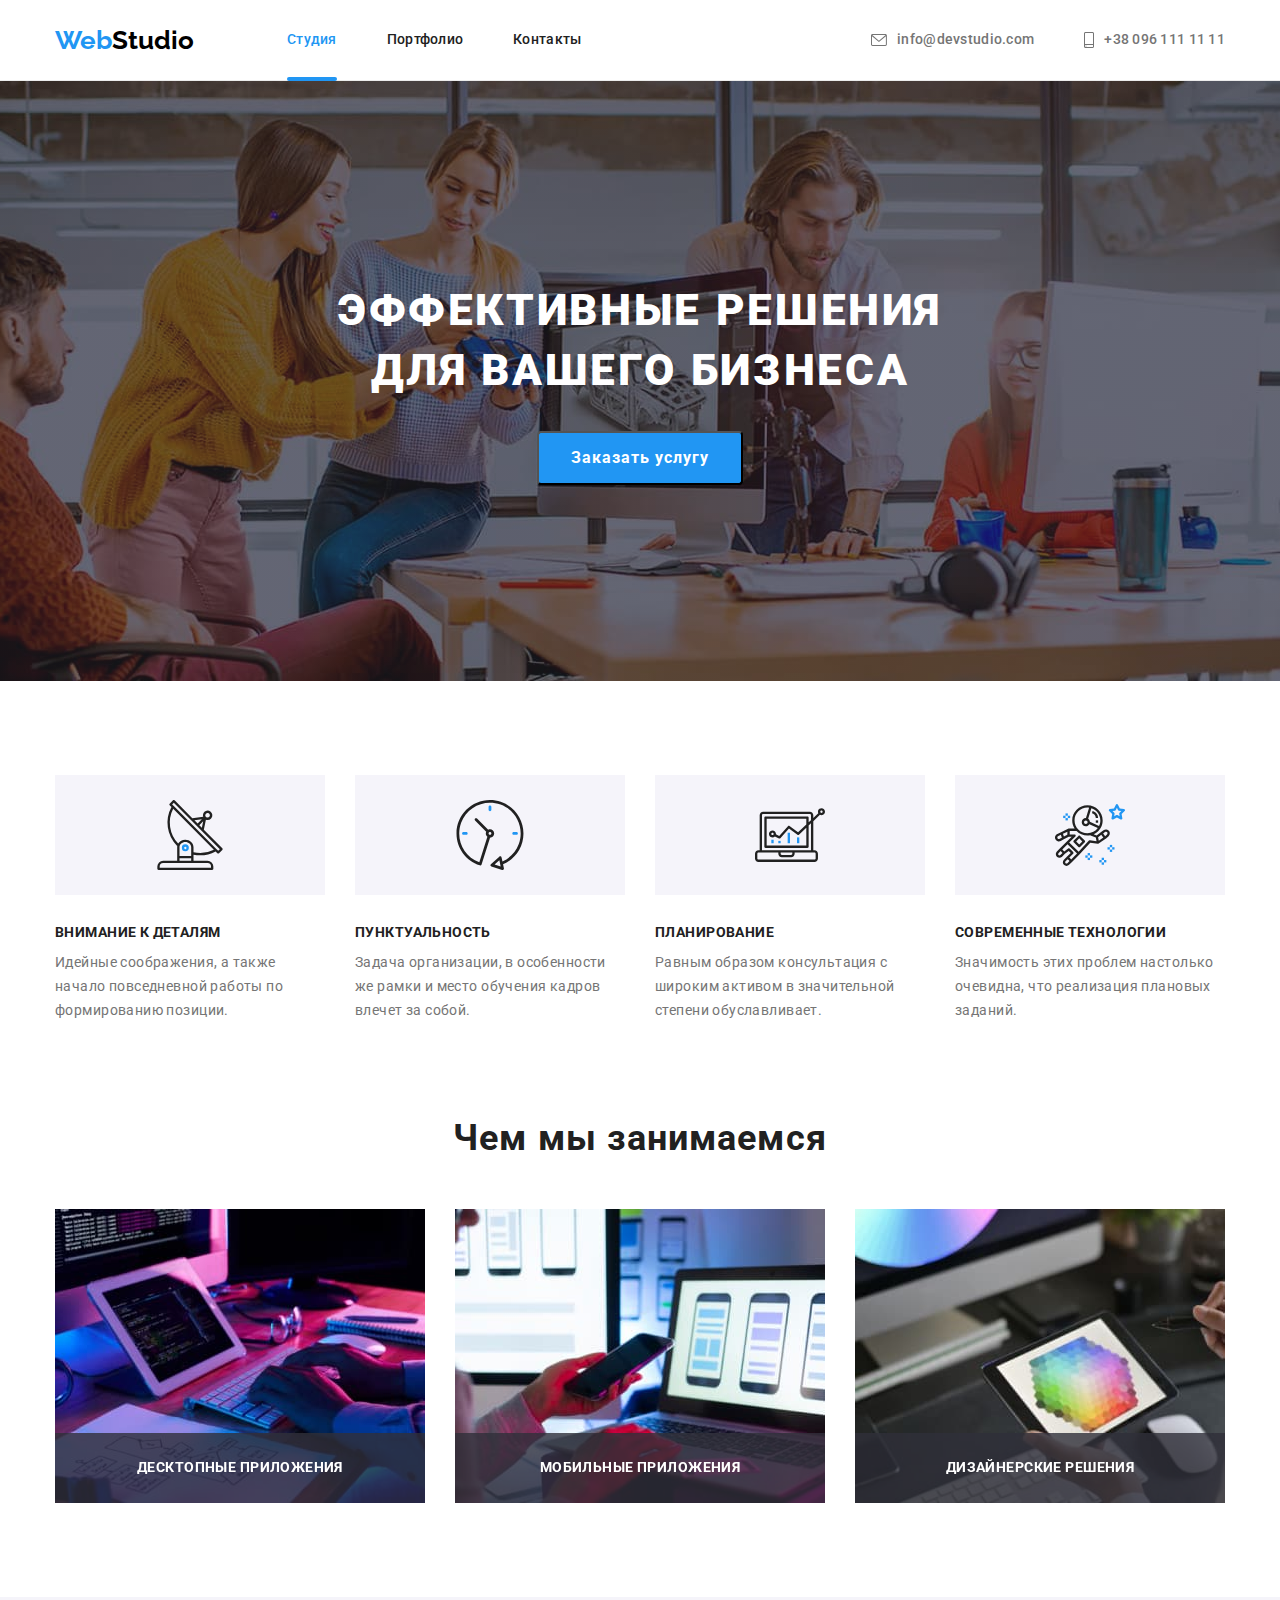
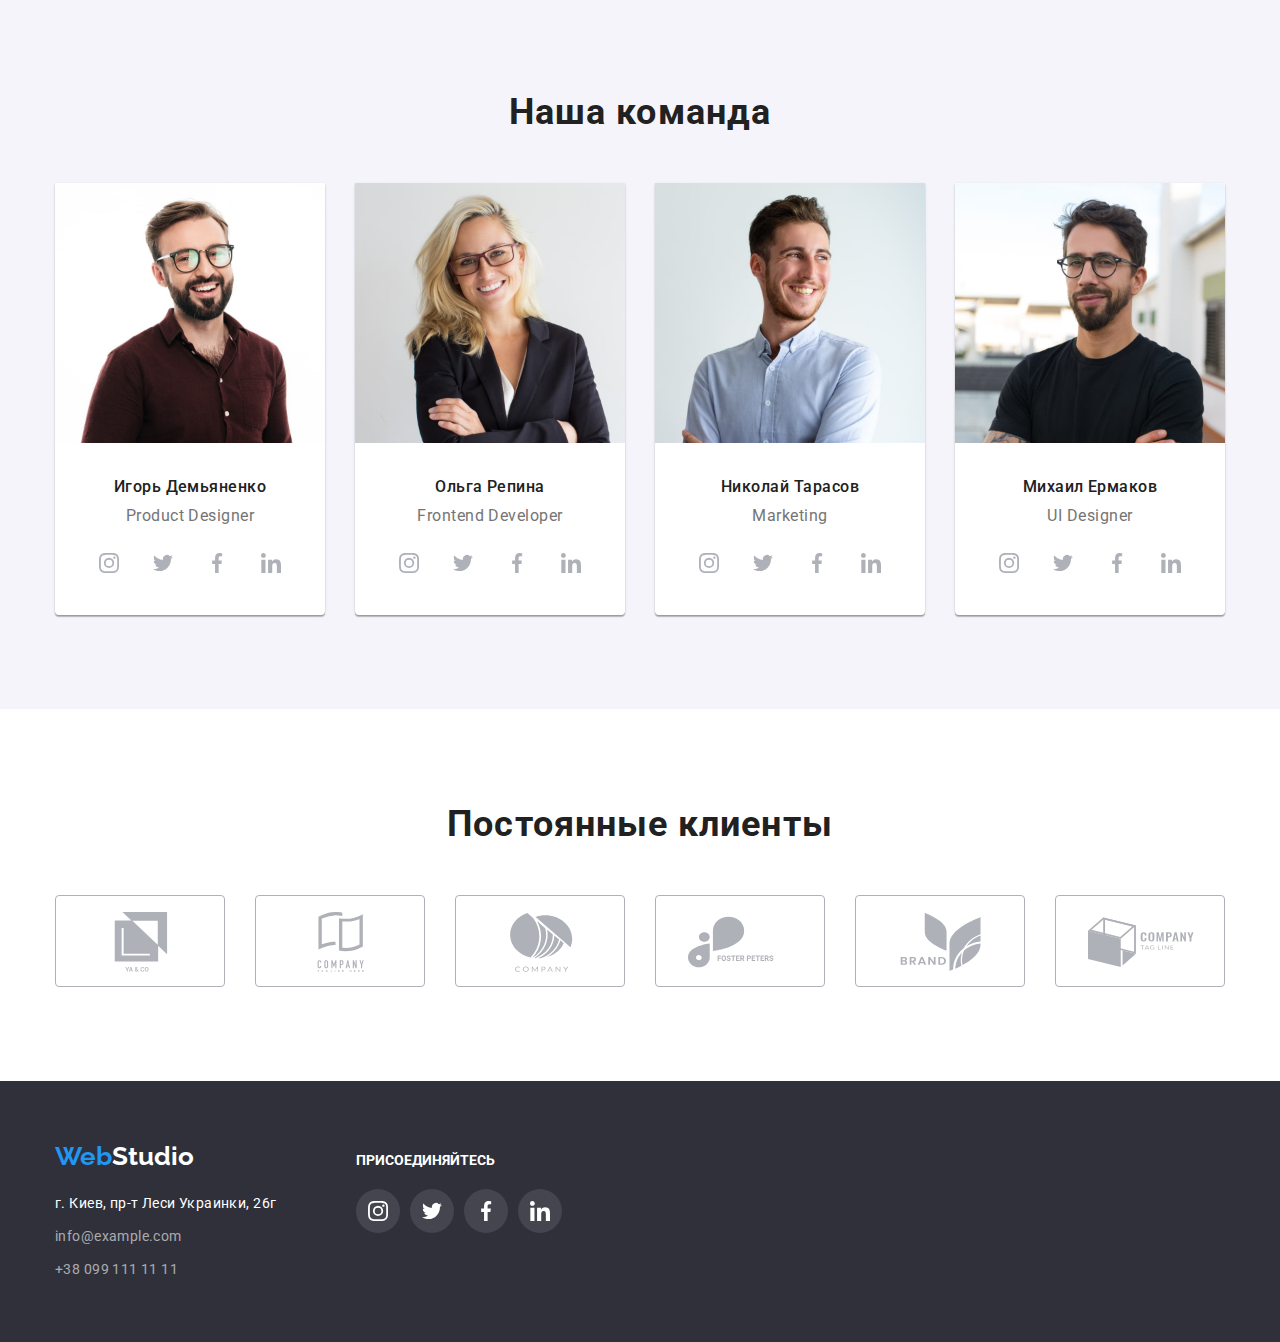
<file: index.html>
<!DOCTYPE html>
<html lang="ru">
<head>
    <meta charset="UTF-8">
    <meta http-equiv="X-UA-Compatible" content="IE=edge">
    <meta name="viewport" content="width=device-width, initial-scale=1.0">
    <title>WebStudio</title>
    <link rel="stylesheet" href="https://cdnjs.cloudflare.com/ajax/libs/modern-normalize/1.1.0/modern-normalize.min.css" integrity="sha512-wpPYUAdjBVSE4KJnH1VR1HeZfpl1ub8YT/NKx4PuQ5NmX2tKuGu6U/JRp5y+Y8XG2tV+wKQpNHVUX03MfMFn9Q==" crossorigin="anonymous" referrerpolicy="no-referrer" />
    <link href="https://fonts.googleapis.com/css2?family=Raleway:wght@700&family=Roboto:wght@400;500;700;900&display=swap" rel="stylesheet">

    <link rel="stylesheet" href="./css/styles.css">
</head>
<body>
    <!--Шапка сайта-->
    
    <header>
        <div class="container header">
        <nav>
            <a href="./index.html"><span class="logo1">Web</span><span class="logo2">Studio</span></a>
            <ul class="site-nav">
                <li class="site-nav-item">
                    <a href="./index.html" class="active-page">Студия</a>
                </li>
                <li class="site-nav-item">
                    <a href="./portfolio.html">Портфолио</a>
                </li>
                <li class="site-nav-item">
                    <a href="">Контакты</a>
                </li>
            </ul>
        </nav>
        <ul class="mailtel">
            <li class="mailtel-item" >
                <a href="mailto:info@devstudio.com" >
                    <svg class="icon-envelope" width="16" height="12">
                        <use href="./images/icons.svg#icon-envelope"></use>
                    </svg>
                    info@devstudio.com
                </a>
            </li>
            <li class="mailtel-item" >

                <a href="tel:+380961111111" >            
                    <svg class="icon-smartphone" width="10" height="16">
                        <use href="./images/icons.svg#icon-smartphone"></use>
                    </svg>
                    +38 096 111 11 11
                </a>
            </li>
        </ul>
        </div>
    </header> 
    

    <main>
        <!--Герой-->
        <section class="hero">
            <div class="hero-container">
            <h1 class="solutions">Эффективные решения <br> для вашего бизнеса</h1>
            <input type="button" value="Заказать услугу" class="button" data-modal-open>
            <div class="backdrop is-hidden" data-modal>
                <div class="modal">
                    <button class="button-close" data-modal-close>
                        <svg class="vector" width="11" height="11">
                            <use href="./images/icons.svg#vector"></use>
                        </svg>
                    </button>
                </div>
            </div>
            </div>
        </section>
        <!--Преимущества-->
        <section class="section advantage-block">
            <div class="container ">
                <h2 class="advantage-title">Преимущества</h2>
                    <ul class="advantage-list">
                        <li class="advantage-item icon-antenna">
                            <h3 class="advantage">Внимание к деталям</h3>
                            <p class="advantage-text">Идейные соображения, а также начало повседневной работы по формированию позиции.</p>
                        </li>
                        <li class="advantage-item icon-clock">
                            <h3 class="advantage">Пунктуальность</h3>
                            <p class="advantage-text">Задача организации, в особенности же рамки и место обучения кадров влечет за собой.</p>
                        </li>
                        <li class="advantage-item icon-diagram">
                            <h3 class="advantage">Планирование</h3>
                            <p class="advantage-text">Равным образом консультация с широким активом в значительной степени обуславливает.</p>
                        </li>
                        <li class="advantage-item icon-astronaut">
                            <h3 class="advantage">Современные технологии</h3>
                            <p class="advantage-text">Значимость этих проблем настолько очевидна, что реализация плановых заданий.</p>
                        </li>
                    </ul>
            </div>
        </section>

        <!--Чем мы занимаемся-->
        <section class="section">
            <div class="container ">
                <h2 class="section-title">Чем мы занимаемся</h2>
                <ul class="work-list">
                    <li class="work-item">
                        <img src="./images/box1.jpg" alt="development" width="370" class="work-item-img">
                        <p class="work-item-text"> Десктопные приложения</p>
                    </li>
                    <li class="work-item">
                        <img src="./images/box2.jpg" alt="design" width="370" class="work-item-img">
                        <p class="work-item-text"> Мобильные приложения</p>
                    </li>
                    <li class="work-item">
                        <img src="./images/box3.jpg" alt="color" width="370" class="work-item-img">
                        <p class="work-item-text"> Дизайнерские решения</p>
                    </li>
                </ul>
            </div>
        </section>

        <!--Наша команда-->

        <section class="section section-team">
            <div class="container">
                <h2 class="section-title">Наша команда</h2>
                <ul class="team-people">
                    <li class="team-people-item">
                        <img src="./images/img1.jpg" alt="Product Designer" width="270" class="img-people">
                        <h3 class="name"> Игорь Демьяненко</h3>
                        <p class="profession">Product Designer</p>
                        <ul class="social-network">
                            <li class="social-network-item">
                                <a href="" class="link-social-network" >
                                    <svg class="icon-social-network" width="20" height="20">
                                        <use href="./images/icons.svg#icon-instagram"></use>
                                    </svg>
                                </a>
                            </li>
                            <li class="social-network-item">
                                <a href=""  class="link-social-network">
                                    <svg class="icon-social-network" width="20" height="20">
                                        <use href="./images/icons.svg#icon-twitter"></use>
                                    </svg>
                                </a>
                            </li>
                            <li class="social-network-item">
                                <a href=""  class="link-social-network">
                                    <svg class="icon-social-network" width="20" height="20">
                                        <use href="./images/icons.svg#icon-facebook"></use>
                                    </svg>
                                </a>
                            </li>
                            <li class="social-network-item">
                                <a href=""  class="link-social-network" >
                                    <svg class="icon-social-network" width="20" height="20">
                                        <use href="./images/icons.svg#icon-linkedin"></use>
                                    </svg>
                                </a>
                            </li>
                        </ul>
                    </li>
                    <li class="team-people-item">
                        <img src="./images/img2.jpg" alt="Frontend Developer" width="270" class="img-people">
                        <h3 class="name">Ольга Репина</h3>
                        <p class="profession">Frontend Developer</p>
                        <ul class="social-network">
                            <li class="social-network-item">
                                <a href="" class="link-social-network" >
                                    <svg class="icon-social-network" width="20" height="20">
                                        <use href="./images/icons.svg#icon-instagram"></use>
                                    </svg>
                                </a>
                            </li>
                            <li class="social-network-item">
                                <a href=""  class="link-social-network">
                                    <svg class="icon-social-network" width="20" height="20">
                                        <use href="./images/icons.svg#icon-twitter"></use>
                                    </svg>
                                </a>
                            </li>
                            <li class="social-network-item">
                                <a href=""  class="link-social-network">
                                    <svg class="icon-social-network" width="20" height="20">
                                        <use href="./images/icons.svg#icon-facebook"></use>
                                    </svg>
                                </a>
                            </li>
                            <li class="social-network-item">
                                <a href=""  class="link-social-network" >
                                    <svg class="icon-social-network" width="20" height="20">
                                        <use href="./images/icons.svg#icon-linkedin"></use>
                                    </svg>
                                </a>
                            </li>
                        </ul>
                    </li>
                    <li class="team-people-item">
                        <img src="./images/img3.jpg" alt="Marketing" width="270" class="img-people">
                        <h3 class="name">Николай Тарасов</h3>
                        <p class="profession">Marketing</p>
                        <ul class="social-network">
                            <li class="social-network-item">
                                <a href="" class="link-social-network" >
                                    <svg class="icon-social-network" width="20" height="20">
                                        <use href="./images/icons.svg#icon-instagram"></use>
                                    </svg>
                                </a>
                            </li>
                            <li class="social-network-item">
                                <a href=""  class="link-social-network">
                                    <svg class="icon-social-network" width="20" height="20">
                                        <use href="./images/icons.svg#icon-twitter"></use>
                                    </svg>
                                </a>
                            </li>
                            <li class="social-network-item">
                                <a href=""  class="link-social-network">
                                    <svg class="icon-social-network" width="20" height="20">
                                        <use href="./images/icons.svg#icon-facebook"></use>
                                    </svg>
                                </a>
                            </li>
                            <li class="social-network-item">
                                <a href=""  class="link-social-network" >
                                    <svg class="icon-social-network" width="20" height="20">
                                        <use href="./images/icons.svg#icon-linkedin"></use>
                                    </svg>
                                </a>
                            </li>
                        </ul>
                    </li>
                    <li class="team-people-item">
                        <img src="./images/img4.jpg" alt="UI Designer" width="270" class="img-people">
                        <h3  class="name">Михаил Ермаков</h3>
                        <p class="profession"> UI Designer</p>
                        <ul class="social-network">
                            <li class="social-network-item">
                                <a href="" class="link-social-network" >
                                    <svg class="icon-social-network" width="20" height="20">
                                        <use href="./images/icons.svg#icon-instagram"></use>
                                    </svg>
                                </a>
                            </li>
                            <li class="social-network-item">
                                <a href=""  class="link-social-network">
                                    <svg class="icon-social-network" width="20" height="20">
                                        <use href="./images/icons.svg#icon-twitter"></use>
                                    </svg>
                                </a>
                            </li>
                            <li class="social-network-item">
                                <a href=""  class="link-social-network">
                                    <svg class="icon-social-network" width="20" height="20">
                                        <use href="./images/icons.svg#icon-facebook"></use>
                                    </svg>
                                </a>
                            </li>
                            <li class="social-network-item">
                                <a href=""  class="link-social-network" >
                                    <svg class="icon-social-network" width="20" height="20">
                                        <use href="./images/icons.svg#icon-linkedin"></use>
                                    </svg>
                                </a>
                            </li>
                        </ul>
                    </li>   
                </ul>
            </div>
        </section>
    </main>

<!--Постоянные клиенты-->
        <section class="section">
            <div class="container ">
                <h2 class="section-title">Постоянные клиенты</h2>
                <ul class="company">
                    <li class="company-item">
                        <a href="" class="link-company" >
                            <svg class="icon-company" width="106" height="60">
                                <use href="./images/icons.svg#icon-group"></use>
                            </svg>
                        </a>
                    </li>
                    <li class="company-item">
                        <a href="" class="link-company" >
                            <svg class="icon-company" width="106" height="60">
                                <use href="./images/icons.svg#icon-group-1"></use>
                            </svg>
                        </a>
                    </li>
                    <li class="company-item">
                        <a href="" class="link-company" >
                            <svg class="icon-company" width="106" height="60">
                                <use href="./images/icons.svg#icon-Object"></use>
                            </svg>
                        </a>
                    </li>
                    <li class="company-item">
                        <a href="" class="link-company" >
                            <svg class="icon-company" width="106" height="60">
                                <use href="./images/icons.svg#icon-group-2"></use>
                            </svg>
                        </a>
                    </li>
                    <li class="company-item">
                        <a href="" class="link-company" >
                            <svg class="icon-company" width="106" height="60">
                                <use href="./images/icons.svg#icon-group-3"></use>
                            </svg>
                        </a>
                    </li>
                    <li class="company-item">
                        <a href="" class="link-company" >
                            <svg class="icon-company" width="106" height="60">
                                <use href="./images/icons.svg#icon-group-4"></use>
                            </svg>
                        </a>
                    </li>
                </ul>
            </div>
        </section>          

    <!--Контакты-->
    <footer class="footer">
        <div class="container footer-1">
            <div>
            <a href="./index.html" class="logo"><span class="logo1">Web</span><span class="logo3">Studio</span></a>
                    <address><span class="address">г. Киев, пр-т Леси Украинки, 26г</span>
                    </address>
            <ul class="mailtelfooter"> 
                <li>
                    <a href="mailto:info@example.com">info@example.com</a>
                </li>
                <li>
                    <a href="tel:+380991111111">+38 099 111 11 11</a>
                </li>
            </ul>
            </div>
            <div class="join-network">
                <span class="join">присоединяйтесь</span>
                    <ul class="social-network-footer">
                        <li class="social-network-item-footer">
                            <a href="" class="link-social-network-footer" >
                                <svg class="icon-social-network-footer" width="20" height="20">
                                    <use href="./images/icons.svg#icon-instagram"></use>
                                </svg>
                            </a>
                        </li>
                        <li class="social-network-item-footer">
                            <a href="" class="link-social-network-footer" >
                                <svg class="icon-social-network-footer" width="20" height="20">
                                    <use href="./images/icons.svg#icon-twitter"></use>
                                </svg>
                            </a>
                        </li>
                        <li class="social-network-item-footer">
                            <a href="" class="link-social-network-footer" >
                                <svg class="icon-social-network-footer" width="20" height="20">
                                    <use href="./images/icons.svg#icon-facebook"></use>
                                </svg>
                            </a>
                        </li>
                        <li class="social-network-item-footer">
                            <a href="" class="link-social-network-footer" >
                                <svg class="icon-social-network-footer" width="20" height="20">
                                    <use href="./images/icons.svg#icon-linkedin"></use>
                                </svg>
                            </a>
                        </li>
                    </ul>
        </div>
        </div>
    </footer>
    <script src="./js/modal.js"></script>
</body>
</html>
</file>
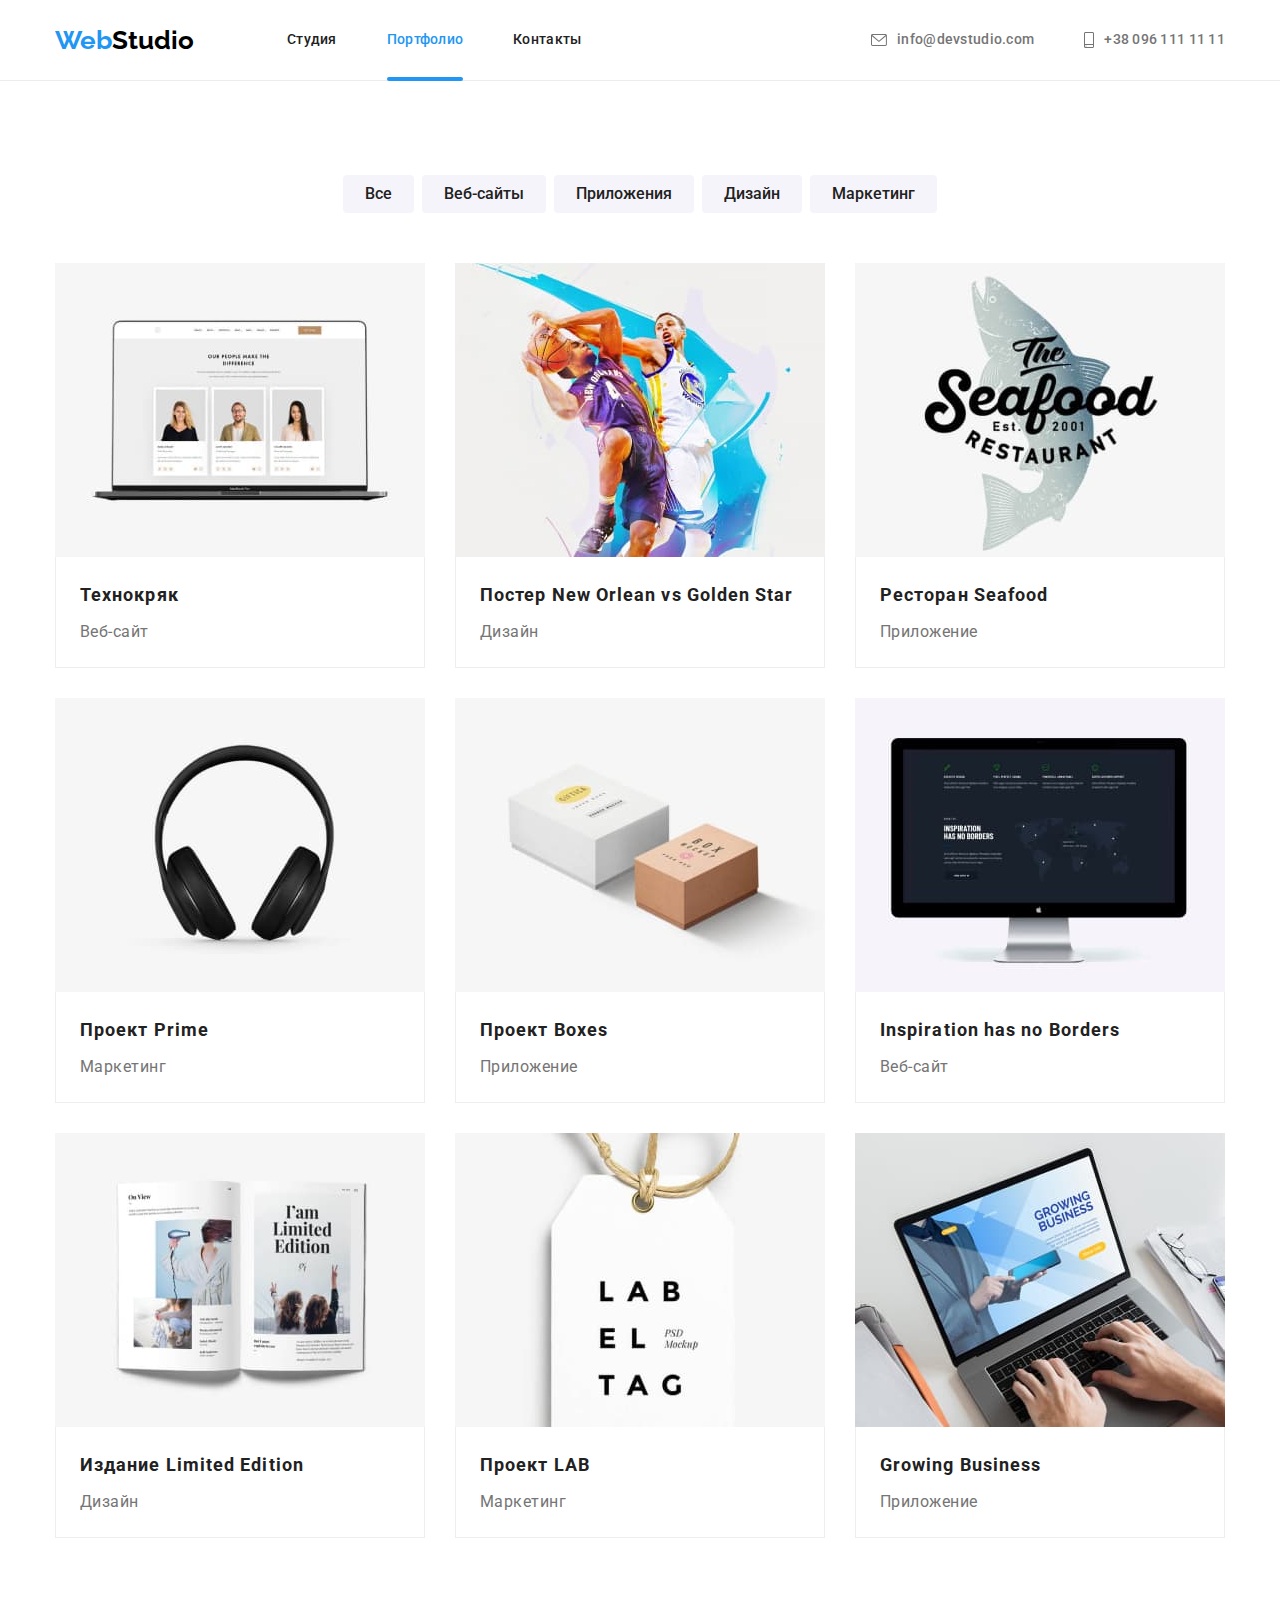
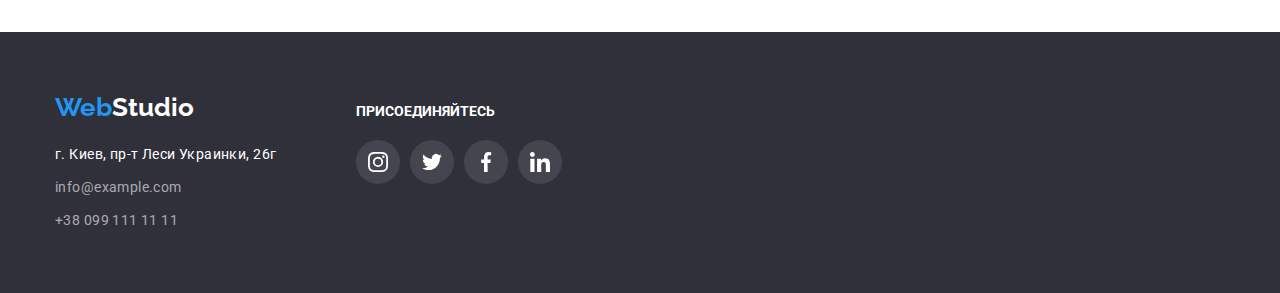
<file: portfolio.html>
<!DOCTYPE html>
<html lang="ru">
<head>
    <meta charset="UTF-8">
    <meta http-equiv="X-UA-Compatible" content="IE=edge">
    <meta name="viewport" content="width=device-width, initial-scale=1.0">
    <title>WebStudio</title>
    <link rel="preconnect" href="https://fonts.googleapis.com">
    <link rel="preconnect" href="https://fonts.gstatic.com" crossorigin>
    <link rel="stylesheet" href="https://cdnjs.cloudflare.com/ajax/libs/modern-normalize/1.1.0/modern-normalize.min.css" integrity="sha512-wpPYUAdjBVSE4KJnH1VR1HeZfpl1ub8YT/NKx4PuQ5NmX2tKuGu6U/JRp5y+Y8XG2tV+wKQpNHVUX03MfMFn9Q==" crossorigin="anonymous" referrerpolicy="no-referrer" />
    <link href="https://fonts.googleapis.com/css2?family=Raleway:wght@700&family=Roboto:wght@400;500;700;900&display=swap" rel="stylesheet">
    <link rel="stylesheet" href="./css/styles.css">
</head>
<body>
    <!--Шапка сайта-->
    
    <header>
        <div class="container header">
        <nav>
            <a href="./index.html"><span class="logo1">Web</span><span class="logo2">Studio</span></a>
            <ul class="site-nav">
                <li class="site-nav-item">
                    <a href="./index.html" >Студия</a>
                </li>
                <li class="site-nav-item">
                    <a href="./portfolio.html" class="active-page">Портфолио</a>
                </li>
                <li class="site-nav-item">
                    <a href="">Контакты</a>
                </li>
            </ul>
        </nav>
        <ul class="mailtel">
            <li class="mailtel-item" >
                <a href="mailto:info@devstudio.com" >
                    <svg class="icon-envelope" width="16" height="12">
                        <use href="./images/icons.svg#icon-envelope"></use>
                    </svg>
                    info@devstudio.com
                </a>
            </li>
            <li class="mailtel-item" >

                <a href="tel:+380961111111" >            
                    <svg class="icon-smartphone" width="10" height="16">
                        <use href="./images/icons.svg#icon-smartphone"></use>
                    </svg>
                    +38 096 111 11 11
                </a>
            </li>
        </ul>
        </div>
    </header> 



    <main>
        <section class="section">
        <div class="container portfolio" >
            <h1  class="advantage-title">Портфолио</h1>
            <ul class="button-portfolio">
                <li class="button-portfolio-item">
                    <input type="button" value="Все">
                </li>
                <li class="button-portfolio-item">
                    <input type="button" value="Веб-сайты" >
                </li>
                <li class="button-portfolio-item">
                    <input type="button" value="Приложения" >
                </li>
                <li class="button-portfolio-item">
                    <input type="button" value="Дизайн" >
                </li>
                <li class="button-portfolio-item">
                    <input type="button" value="Маркетинг" >
                </li>
            </ul>
            <ul class="img-section">
                    <li class="img-section-item">
                        <div class="product-tumb" >
                        <img src="./images/pf1.jpg" alt="Технокряк" width="370" class="img-portfolio">
                        <p class="product-actions">Ресурс предлагает комплексные предложения с разным уровнем функционала и сервисов. Все это позволит посетителю получить исчерпывающие сведения о компании или частном лице.</p>
                        </div>
                        <div class="border">
                            <h2 class="name-img">Технокряк</h2>
                            <p class="whatinport">Веб-сайт</p>
                        </div>
                    </li>
                
                <li class="img-section-item">
                    <img src="./images/pf2.jpg" alt="Постер New Orlean vs Golden Star" width="370" class="img-portfolio">
                    <div class="border">
                    <h2 class="name-img">Постер New Orlean vs Golden Star</h2>
                    <p class="whatinport">Дизайн</p>
                    </div>
                </li>
                <li class="img-section-item">
                    <img src="./images/pf3.jpg" alt="Ресторан Seafood" width="370" class="img-portfolio">
                    <div class="border">
                    <h2 class="name-img">Ресторан Seafood</h2>
                    <p class="whatinport">Приложение</p>
                    </div>
                </li>
                <li class="img-section-item">
                    <img src="./images/pf4.jpg" alt="Проект Prime" width="370" class="img-portfolio">
                    <div class="border">
                    <h2 class="name-img">Проект Prime</h2>
                    <p class="whatinport">Маркетинг</p>
                    </div>
                </li>
                <li class="img-section-item">
                    <img src="./images/pf5.jpg" alt="Проект Boxes" width="370" class="img-portfolio">
                    <div class="border">
                    <h2 class="name-img">Проект Boxes</h2>
                    <p class="whatinport">Приложение</p>
                    </div>
                </li>
                <li class="img-section-item">
                    <img src="./images/pf6.jpg" alt="Inspiration has no Borders" width="370" class="img-portfolio">
                    <div class="border">
                    <h2 class="name-img">Inspiration has no Borders</h2>
                    <p class="whatinport">Веб-сайт</p>
                    </div>
                </li>
                <li class="img-section-item">
                    <img src="./images/pf7.jpg" alt="Издание Limited Edition" width="370" class="img-portfolio">
                    <div class="border">
                    <h2 class="name-img">Издание Limited Edition</h2>
                    <p class="whatinport">Дизайн</p>
                    </div>
                </li>
                <li class="img-section-item">
                    <img src="./images/pf8.jpg" alt="Проект LAB" width="370" class="img-portfolio">
                    <div class="border">
                    <h2 class="name-img">Проект LAB</h2>
                    <p class="whatinport">Маркетинг</p>
                    </div>
                </li>
                <li class="img-section-item">
                    <img src="./images/pf9.jpg" alt="Growing Business" width="370" class="img-portfolio">
                    <div class="border">
                    <h2 class="name-img">Growing Business</h2>
                    <p class="whatinport">Приложение</p>
                    </div>
                </li>
            </ul>
        </div>
        </section>  
    </main>



    <!--Контакты-->
    <footer class="footer">
        <div class="container footer-1">
            <div>
            <a href="./index.html" class="logo"><span class="logo1">Web</span><span class="logo3">Studio</span></a>
                    <address><span class="address">г. Киев, пр-т Леси Украинки, 26г</span>
                    </address>
            <ul class="mailtelfooter"> 
                <li>
                    <a href="mailto:info@example.com">info@example.com</a>
                </li>
                <li>
                    <a href="tel:+380991111111">+38 099 111 11 11</a>
                </li>
            </ul>
            </div>
            <div class="join-network">
                <span class="join">ПРИСОЕДИНЯЙТЕСЬ</span>
                    <ul class="social-network-footer">
                        <li class="social-network-item-footer">
                            <a href="" class="link-social-network-footer" >
                                <svg class="icon-social-network-footer" width="20" height="20">
                                    <use href="./images/icons.svg#icon-instagram"></use>
                                </svg>
                            </a>
                        </li>
                        <li class="social-network-item-footer">
                            <a href="" class="link-social-network-footer" >
                                <svg class="icon-social-network-footer" width="20" height="20">
                                    <use href="./images/icons.svg#icon-twitter"></use>
                                </svg>
                            </a>
                        </li>
                        <li class="social-network-item-footer">
                            <a href="" class="link-social-network-footer" >
                                <svg class="icon-social-network-footer" width="20" height="20">
                                    <use href="./images/icons.svg#icon-facebook"></use>
                                </svg>
                            </a>
                        </li>
                        <li class="social-network-item-footer">
                            <a href="" class="link-social-network-footer" >
                                <svg class="icon-social-network-footer" width="20" height="20">
                                    <use href="./images/icons.svg#icon-linkedin"></use>
                                </svg>
                            </a>
                        </li>
                    </ul>
        </div>
        </div>
    </footer>
</body>
</html>
</file>
<file: css/styles.css>
:root{
    --primary-text-color:#212121;
    --text-color:#757575;
    --accent-color:#2196F3;
    --white-color:#ffffff;
    --background-color: #2F303A;
}

body{font-family: Roboto,sans-serif;
    margin: 0;}

    a{text-decoration: none;}

*,
*::before,
*::after {
    box-sizing: border-box;
}

/*Container*/

.container{
    width: 1200px;
    padding: 0 15px;
    margin-left: auto;
    margin-right: auto;
}

/*Section */

.section {
    padding: 94px 0;
}

/*Logo*/

.logo1{
    color:var(--accent-color) ;
    font-family: Raleway;
    font-weight: 700;
    font-size: 26px;
    line-height: 1.19;}

.logo2 { 
    color:#000000;
    font-family: Raleway;
    font-weight: 700;
    font-size: 26px;
    line-height: 1.19;}

.logo3 { 
        color:#ffffff;
        font-family: Raleway;
        font-weight: 700;
        font-size: 26px;
        line-height: 1.19;}

/*site-nav*/

ul{list-style: none;
    padding: 0;
    margin: 0;}

header{border-bottom: 1px solid #ECECEC;}

.container.header{display: flex;
                align-items: center;}

.container.header nav{display: flex;
                    align-items: center;}

.site-nav {display: flex;
    padding-left: 93px;
}

.site-nav-item{position: relative;}

.site-nav-item a::before {
content: '';
position: absolute;
width: 100%;
height: 4px;
background: var(--accent-color);
bottom: -1px;
border-radius: 2px;
transition: transform 250ms ease;
transform: scaleX(0);
}

.site-nav-item a:hover::before, .site-nav-item a:focus::before {
    transform: scaleX(1);
}

.site-nav-item:not(:last-child){margin-right: 50px;}

.site-nav a{
    display: block;
    padding-top: 32px;
    padding-bottom: 32px;
    
    color: var(--primary-text-color);
    font-weight: 500;
    font-size: 14px;
    line-height: 1.14;
    letter-spacing: 0.02em;
    transition: color 250ms ease;}

.site-nav a:hover, .site-nav a:focus {color: var(--accent-color)}

.mailtel{display: flex;
        margin-left: auto;}

.mailtel-item:not(:last-child){margin-right: 50px;}

.mailtel a{
    display: flex;
    align-items: center;
    padding-top: 32px;
    padding-bottom: 32px;

    color:var(--text-color);
    font-weight: 500;
    font-size: 14px;
    line-height: 1.14;
    letter-spacing: 0.02em;
    transition: color 250ms ease;}

.mailtel a:hover, .mailtel a:focus {color: var(--accent-color)}

.icon-envelope{fill:currentColor;
margin-right: 10px;
transition: color 250ms ease;}

.icon-envelope:hover,.icon-envelope:focus { fill: currentColor;}

.icon-smartphone{fill:currentColor;
    margin-right: 10px;
    transition: color 250ms ease;}

.icon-smartphone:hover, .icon-smartphone:focus{ fill: currentColor;}

.section-title{color:var(--primary-text-color);}

/*Герой*/
.hero-container {
    max-width: 1600px;
    height: 600px;
    margin-left: auto;
    margin-right: auto;
    text-align: center;
    padding: 200px 0px;
    background-image: linear-gradient(to right, rgba(47, 48, 58, 0.4), rgba(47, 48, 58, 0.4) ), url(../images/hero.jpg);
    background-repeat: no-repeat;
    background-position: center;
    background-size: cover;
}

.hero{background-color: var(--background-color);}

.solutions{ color:var(--white-color);
    margin-bottom: 30px;
    margin-top: 0;
    font-weight: 900;
    font-size: 44px;
    line-height: 1.36;
    text-align: center;
    letter-spacing: 0.06em;
    text-transform: uppercase;
    text-align: center;}

.button {
    color: var(--white-color);
    background-color: var(--accent-color);
    cursor: pointer;
    font-family: inherit;
    display: inline-block;
    align-items: center;
    padding: 10px 32px;
    text-align: center;
    border-radius: 4px;
    font-family: Roboto;
    font-style: normal;
    font-weight: bold;
    font-size: 16px;
    line-height: 1.87;
    letter-spacing: 0.06em;
    transition: color 250ms ease;
    }

.button:hover, .button:focus{color: var(--white-color); background-color: #188CE8;}

.backdrop{position:fixed;
top: 0;
left: 0;
width: 100%;
height: 100%;
background-color: rgba(0, 0, 0, 0.2);
}

.backdrop.is-hidden{
    opacity: 0;
    pointer-events: none;
}

.modal{position: absolute;
    top: 50%;
    left: 50%;
    transform: translate(-50%, -50%);
    width: 528px;
    height: 581px;
    background-color: #fff;
    border-radius: 4px;
}

.button-close{
    position: absolute;
    top: 8px;
    right: 8px;
    width: 30px;
    height: 30px;
    border: 1px solid;
    border-color: rgba(0, 0, 0, 0.1);
    border-radius: 50%;
    color: #000000;
    background-color: #fff;
}


/*section Преимущества*/

.advantage-block{padding-bottom: 0;}

.advantage-title{display: none;}

.advantage-list{display: flex;}

.advantage-item:not(:last-child){margin-right: 30px;}

.advantage-item::before{
    display: block;
    content: "";
    height: 120px;
    background-size: 70px 70px;
    background-repeat: no-repeat;
    background-position: center;
    background-color: #F5F4FA;
    margin-bottom: 30px;
}

.icon-antenna::before{background-image: url(../images/antenna.svg);}

.icon-clock::before{background-image: url(../images/clock.svg);}

.icon-diagram::before{background-image: url(../images/diagram.svg);}

.icon-astronaut::before{background-image: url(../images/astronaut.svg);}

.advantage-item{width: calc((100% - 90px) / 4);}

.advantage{color: var(--primary-text-color);
    font-weight: 700;
    font-size: 14px;
    line-height: 1.14;
    letter-spacing: 0.03em;
    text-transform: uppercase;
    margin-top: 0;
    margin-bottom: 10px;}

.advantage-text{color: var(--text-color);
    font-weight: 400;
    font-size: 14px;
    line-height: 1.71;
    letter-spacing: 0.03em;
    margin: 0;
}

/*Чем мы занимаемся*/

.work-list{display: flex;}

.work-item:not(:last-child){margin-right: 30px;}

.work-item{position: relative;}

.work-item-img{display: block;}

.work-item-text{
position: absolute;
bottom: 0;
width: 100%;    
padding: 27px 0;
margin: 0;
font-family: Roboto;
font-style: normal;
font-weight: 700;
font-size: 14px;
line-height: 1.14;
text-align: center;
letter-spacing: 0.03em;
text-transform: uppercase;
color: var(--white-color);
background-color: rgba(47, 48, 58, 0.8);
}

/*section Наша команда*/

.section-team{
    background-color: #F5F4FA;}

.team-people{display: flex;}

.team-people-item{padding-bottom: 30px;
    box-shadow: 0px 1px 3px rgba(0, 0, 0, 0.12), 0px 1px 1px rgba(0, 0, 0, 0.14), 0px 2px 1px rgba(0, 0, 0, 0.2);
    border-radius: 0px 0px 4px 4px;
    background-color: var(--white-color);}

.team-people-item:not(:last-child){margin-right: 30px;}

.section-title{font-family: Roboto;
    font-style: normal;
    font-weight: 700;
    font-size: 36px;
    line-height: 1.17;
    letter-spacing: 0.03em;
    text-align: center;
    color: var(--primary-text-color);
    margin-top: 0;
    margin-bottom: 50px;   }

.img-people{margin-bottom: 30px;}

.name{color: var(--primary-text-color);
    font-weight: 500;
    font-size: 16px;
    line-height: 1.19;
    letter-spacing: 0.03em;
    margin-bottom: 10px;
    margin-top: 0;
    text-align: center;
    }

.profession{color: var(--text-color);
    font-weight: 400;
    font-size: 16px;
    line-height: 1.19;
    letter-spacing: 0.03em;
    margin: 0;
    text-align: center;}

.social-network{
    display: flex;
    padding: 16px 32px 0px 32px;}

.social-network-item:not(:last-child){margin-right: 10px;}

.link-social-network{ display: block;
    width: 44px;
    height: 44px;
    padding: 12px;
    color:#AFB1B8;
    border-radius: 50%;
    transition: background-color 250ms ease, color 250ms ease;
}

.icon-social-network{
    fill: currentColor;
}

.icon-social-network:hover, .icon-social-network:focus { 
    fill: currentColor;
}

.link-social-network:hover, .link-social-network:focus{color: #ffffff;
    background-color: var(--accent-color);
    }

/*Постоянные клиенты*/

.company{display: flex;}

.company-item:not(:last-child){margin-right: 30px;}

.link-company{ display: block;
    width: 170px;
    height: 92px;
    border: 1px solid;
    border-color: #AFB1B8;
    border-radius: 4px;
    padding: 16px 32px;
    color: #afb1b8;
    transition: background-color 250ms ease, color 250ms ease;
    }

.icon-company{fill:currentColor;}

.link-company:hover, .link-company:focus  { color: var(--accent-color);
border-color: var(--accent-color);}

.icon-company:hover, .icon-company:focus { fill: currentColor;}



/*section Footer*/

.address{color: var(--white-color);
    font-weight: 400;
    font-style: normal;
    font-size: 14px;
    line-height: 1.71;
    letter-spacing: 0.03em;
    min-width: 231px;
    display: inline-block; 
    margin-bottom: 9px;}

.mailtelfooter a{color: rgba(255, 255, 255, 0.6);
    font-weight: 400;
    font-size: 14px;
    line-height: 1.71;
    letter-spacing: 0.03em;
    }

.mailtelfooter li{margin-bottom: 9px;}

.mailtelfooter li:last-child{margin-bottom: 0;}

.footer{background-color: var(--background-color);}

.logo{margin-bottom: 20px;
    display: inline-block; }

.join{color: var(--white-color);
    font-family: Roboto;
    font-style: normal;
    font-weight: bold;
    font-size: 14px;
    line-height: 1.14;
    text-transform: uppercase;}

.social-network-footer{display: flex;
padding-top: 20px; }

.social-network-item-footer:not(:last-child){margin-right: 10px;}
    
.link-social-network-footer{ display: block;
        width: 44px;
        height: 44px;
        padding: 12px;
        color:#ffffff;
        border-radius: 50%;
        background-color: rgba(255, 255, 255, 0.1);
        transition: background-color 250ms ease, color 250ms ease;
    }
    
.icon-social-network-footer{fill: currentColor;}
    
.icon-social-network-footer:hover, .icon-social-network-footer:focus{ fill: currentColor;}
    
.link-social-network-footer:hover, .link-social-network-footer:focus{color: #ffffff;
        background-color: var(--accent-color);}

.footer-1{display: flex;
align-items: baseline;}

.join-network{margin-left:70px;}

.footer {padding: 60px 0}

/*Portfolio*/

.button-portfolio input {color: var(--primary-text-color); 
    background-color:#F5F4FA ;
    font-weight: 500;
    font-size: 16px;
    line-height: 1.63;
    cursor: pointer;
    font-family: inherit;
    border-radius: 4px;
    border: none;
    }

.button-portfolio{display: flex;
    justify-content: center;
    margin-bottom: 50px;
    }

.button-portfolio input:hover, .button-portfolio input:focus {color:var(--white-color);
    background-color:var(--accent-color) ;
    box-shadow: 0px 3px 1px rgba(0, 0, 0, 0.1), 0px 1px 2px rgba(0, 0, 0, 0.08), 0px 2px 2px rgba(0, 0, 0, 0.12);}

.button-portfolio input{padding: 6px 22px;
    transition: color 250ms ease;}

.button-portfolio-item:not(:last-child){margin-right: 8px;}

.img-portfolio{ display: block;}

.name-img{color: var(--primary-text-color);
    font-weight: 700;
    font-size: 18px;
    line-height: 2;
    letter-spacing: 0.06em;
    margin-top: 0;
    margin-bottom: 4px;
    }

.whatinport{color: var(--text-color);
    font-weight: 400;
    font-size: 16px;
    line-height: 1.88;
    letter-spacing: 0.03em;
    margin: 0;
    }

.border{padding:20px 24px 20px 24px;
    border-top: 0;
    border-bottom: 1px solid #eeeeee;
    border-left: 1px solid #eeeeee;
    border-right: 1px solid #eeeeee;
}

.img-section{display: flex;
    flex-wrap: wrap;
}

.img-section-item{width: 370px;
    margin-right: 30px;
    margin-bottom: 30px;}

.img-section-item:hover, .img-section-item:focus{box-shadow: 0px 1px 1px rgba(0, 0, 0, 0.12), 0px 4px 4px rgba(0, 0, 0, 0.06), 1px 4px 6px rgba(0, 0, 0, 0.16);}

.img-section-item:nth-last-child(-n+3){margin-bottom: 0px;}

.img-section-item:nth-child(3n){margin-right: 0px;}

.site-nav .active-page{color: var(--accent-color);}

.active-page::after {
    display:block;
    content: '';
    position: absolute;
    width: 100%;
    height: 4px;
    background: var(--accent-color);
    bottom: -1px;
    border-radius: 2px;}

.product-tumb{position: relative;
overflow: hidden;}


.product-actions{
    position: absolute;
    top:0;
    left:0;
    margin: 0;
    padding: 63px 24px;
    background-color: rgba(33, 150, 243, 0.9);
    font-family: Roboto;
    font-style: normal;
    font-weight: normal;
    font-size: 18px;
    line-height: 1.55;
    letter-spacing: 0.03em;
    color: #FFFFFF;
    opacity:0;
    transform: translateY(100%);
    transition-property: transform;
    transition: 250ms cubic-bezier(0.4, 0, 0.2, 1);
}

.img-section-item:hover .product-actions, .img-section-item:focus .product-actions {opacity: 1;
transform: translateY(0);
}
</file>
